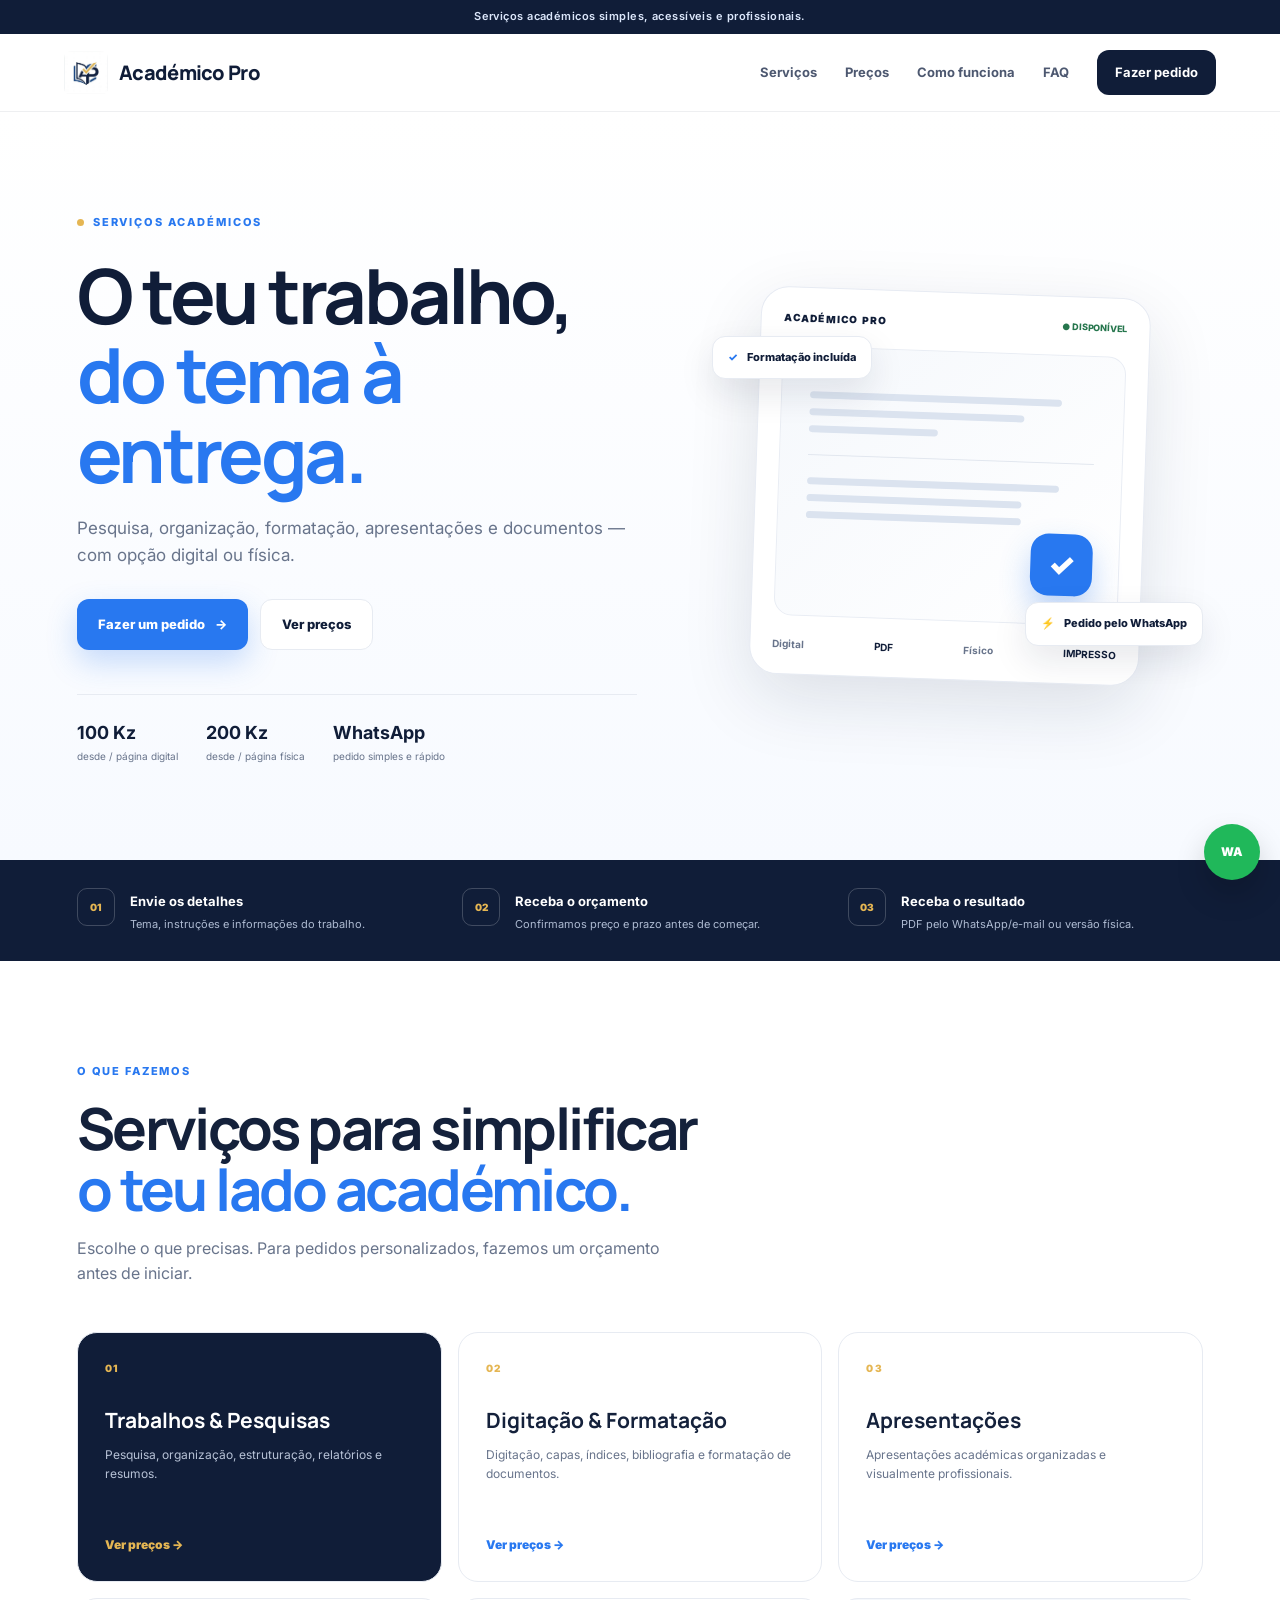
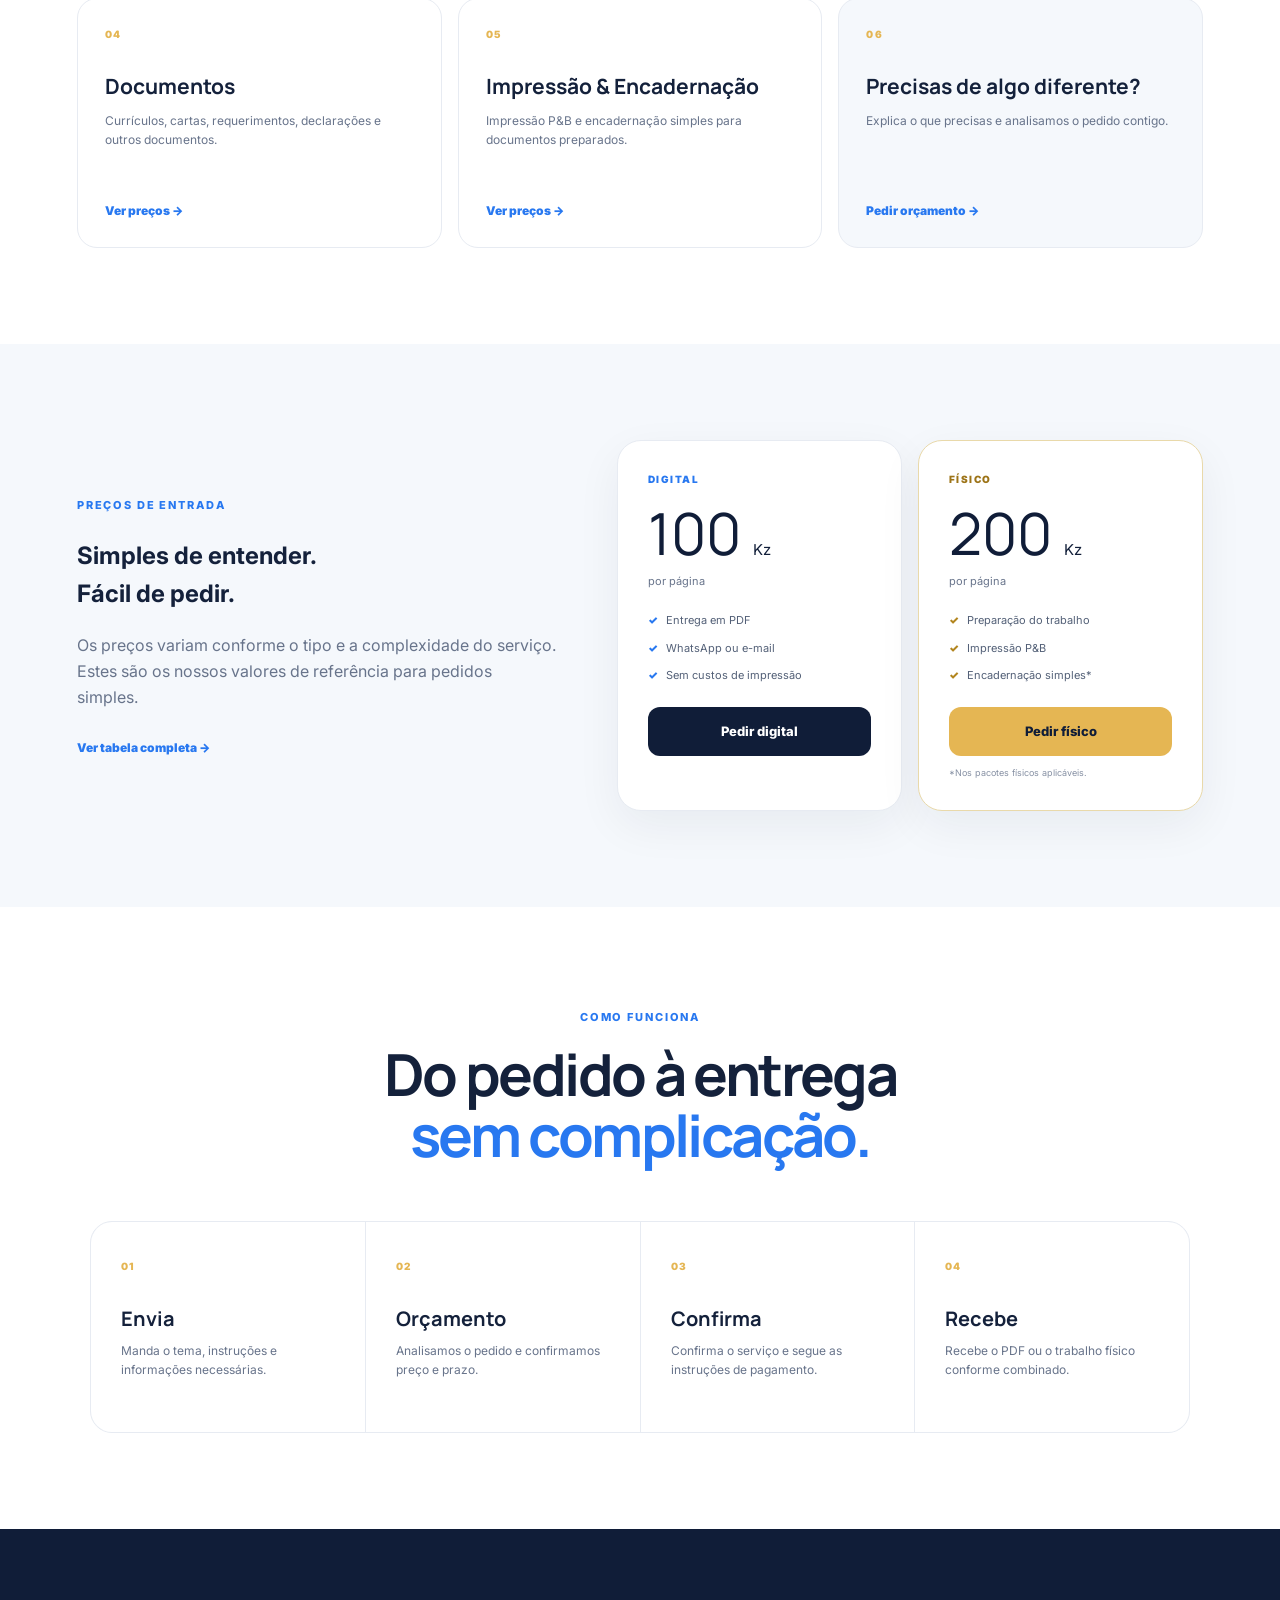
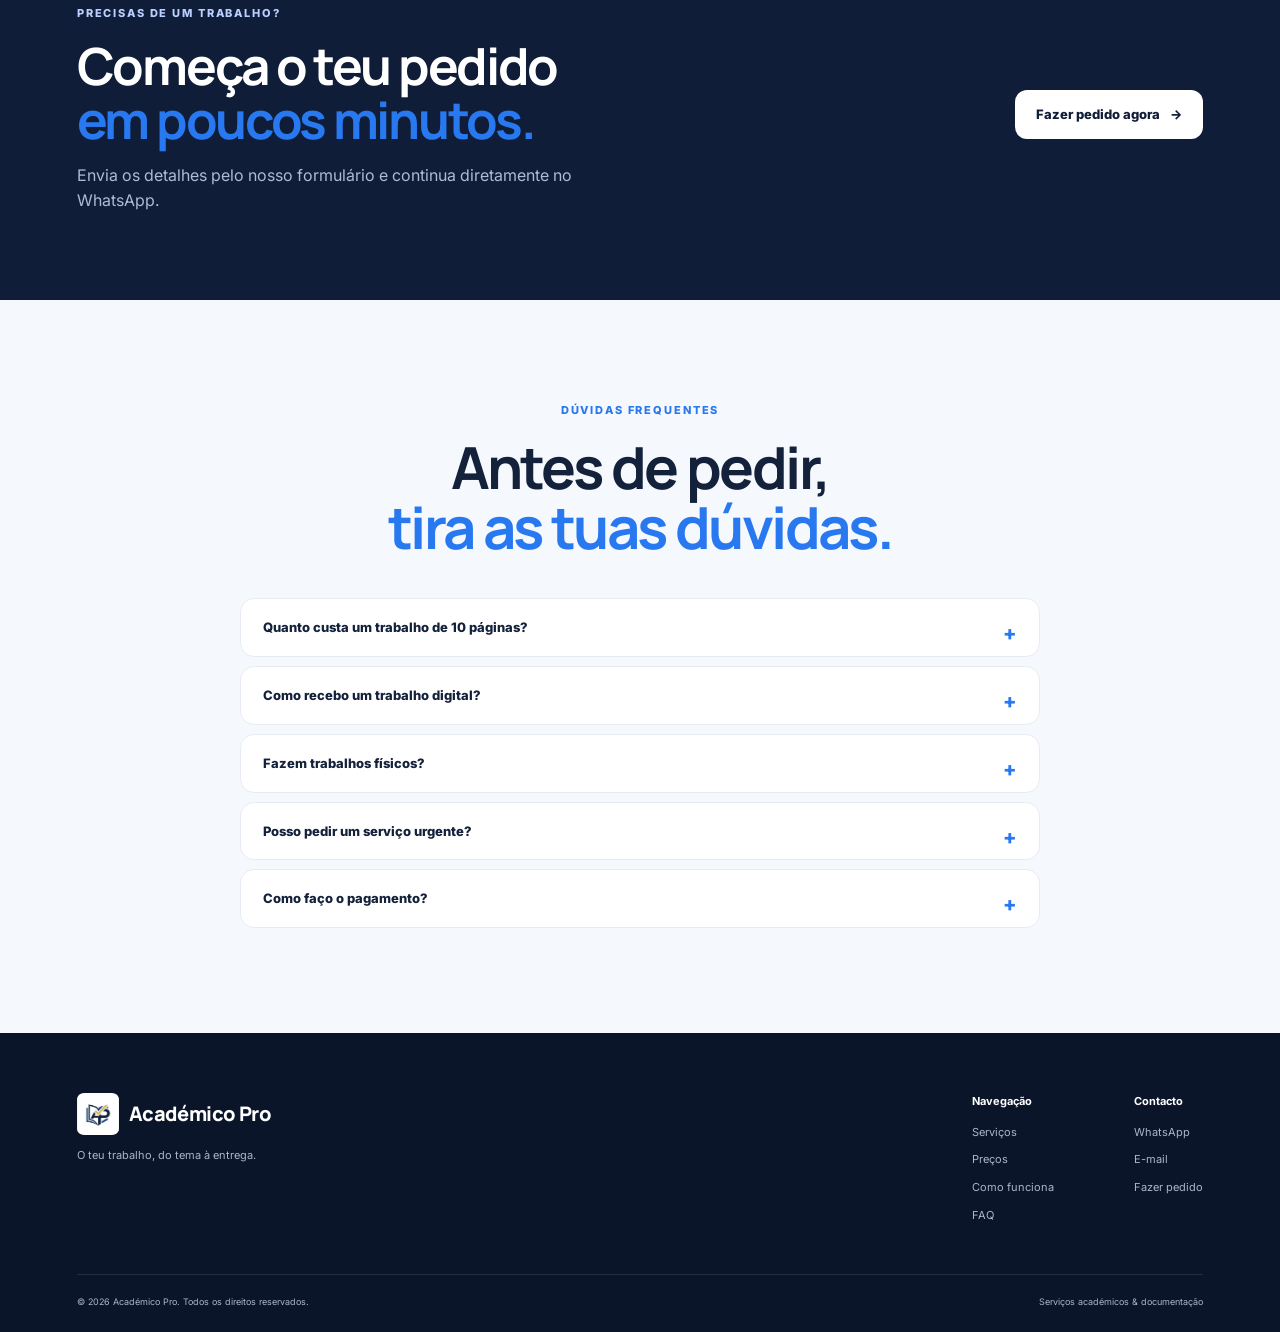
<file: index.html>
<!doctype html>
<html lang="pt-PT">
<head>
  <meta charset="utf-8">
  <meta name="viewport" content="width=device-width, initial-scale=1.0">
  <meta name="theme-color" content="#101D38">
  <meta name="description" content="Académico Pro — serviços académicos, digitação, formatação, apresentações e documentos. Digital ou físico.">
  <title>Académico Pro — O teu trabalho, do tema à entrega.</title>
  <link rel="icon" type="image/jpeg" href="assets/logo/logo-icon.jpg">
  <link rel="preconnect" href="https://fonts.googleapis.com">
  <link rel="preconnect" href="https://fonts.gstatic.com" crossorigin>
  <link href="https://fonts.googleapis.com/css2?family=Inter:wght@400;500;600;700;800&family=Manrope:wght@600;700;800&display=swap" rel="stylesheet">
  <link rel="stylesheet" href="css/style.css">
</head>
<body>
  <div class="topbar">Serviços académicos simples, acessíveis e profissionais.</div>

  <header class="site-header" id="top">
    <a class="brand" href="#top" aria-label="Académico Pro — início">
      <img src="assets/logo/logo-icon.jpg" alt="" class="brand-icon">
      <span class="brand-name">Académico Pro</span>
    </a>
    <button class="menu-toggle" aria-label="Abrir menu" aria-expanded="false" aria-controls="main-nav">
      <span></span><span></span><span></span>
    </button>
    <nav class="main-nav" id="main-nav">
      <a href="#servicos">Serviços</a>
      <a href="#precos">Preços</a>
      <a href="#como-funciona">Como funciona</a>
      <a href="#faq">FAQ</a>
      <a class="nav-cta" href="pedido.html">Fazer pedido</a>
    </nav>
  </header>

  <main>
    <section class="hero section-pad">
      <div class="hero-copy">
        <span class="eyebrow"><span class="dot"></span> SERVIÇOS ACADÉMICOS</span>
        <h1>O teu trabalho,<br><span>do tema à entrega.</span></h1>
        <p class="hero-text">Pesquisa, organização, formatação, apresentações e documentos — com opção digital ou física.</p>
        <div class="hero-actions">
          <a class="btn btn-primary" href="pedido.html">Fazer um pedido <span>→</span></a>
          <a class="btn btn-secondary" href="#precos">Ver preços</a>
        </div>
        <div class="trust-row">
          <div><strong>100 Kz</strong><span>desde / página digital</span></div>
          <div><strong>200 Kz</strong><span>desde / página física</span></div>
          <div><strong>WhatsApp</strong><span>pedido simples e rápido</span></div>
        </div>
      </div>
      <div class="hero-card-wrap" aria-hidden="true">
        <div class="hero-card">
          <div class="hero-card-top">
            <span class="mini-label">ACADÉMICO PRO</span>
            <span class="status">● DISPONÍVEL</span>
          </div>
          <div class="document-preview">
            <div class="doc-line wide"></div><div class="doc-line"></div><div class="doc-line short"></div>
            <div class="doc-divider"></div>
            <div class="doc-line wide"></div><div class="doc-line"></div><div class="doc-line"></div>
            <div class="check">✓</div>
          </div>
          <div class="hero-card-bottom"><span>Digital</span><b>PDF</b><span>Físico</span><b>IMPRESSO</b></div>
        </div>
        <div class="floating-note note-one"><span>✓</span> Formatação incluída</div>
        <div class="floating-note note-two"><span>⚡</span> Pedido pelo WhatsApp</div>
      </div>
    </section>

    <section class="quick-benefits">
      <div><div class="benefit-icon">01</div><div><b>Envie os detalhes</b><p>Tema, instruções e informações do trabalho.</p></div></div>
      <div><div class="benefit-icon">02</div><div><b>Receba o orçamento</b><p>Confirmamos preço e prazo antes de começar.</p></div></div>
      <div><div class="benefit-icon">03</div><div><b>Receba o resultado</b><p>PDF pelo WhatsApp/e-mail ou versão física.</p></div></div>
    </section>

    <section class="section-pad" id="servicos">
      <div class="section-heading"><span class="eyebrow">O QUE FAZEMOS</span><h2>Serviços para simplificar<br><span>o teu lado académico.</span></h2><p>Escolhe o que precisas. Para pedidos personalizados, fazemos um orçamento antes de iniciar.</p></div>
      <div class="services-grid">
        <article class="service-card featured"><span class="service-number">01</span><h3>Trabalhos & Pesquisas</h3><p>Pesquisa, organização, estruturação, relatórios e resumos.</p><a href="precos.html#trabalhos">Ver preços <span>→</span></a></article>
        <article class="service-card"><span class="service-number">02</span><h3>Digitação & Formatação</h3><p>Digitação, capas, índices, bibliografia e formatação de documentos.</p><a href="precos.html#formatacao">Ver preços <span>→</span></a></article>
        <article class="service-card"><span class="service-number">03</span><h3>Apresentações</h3><p>Apresentações académicas organizadas e visualmente profissionais.</p><a href="precos.html#apresentacoes">Ver preços <span>→</span></a></article>
        <article class="service-card"><span class="service-number">04</span><h3>Documentos</h3><p>Currículos, cartas, requerimentos, declarações e outros documentos.</p><a href="precos.html#documentos">Ver preços <span>→</span></a></article>
        <article class="service-card"><span class="service-number">05</span><h3>Impressão & Encadernação</h3><p>Impressão P&B e encadernação simples para documentos preparados.</p><a href="precos.html#impressao">Ver preços <span>→</span></a></article>
        <article class="service-card custom"><span class="service-number">06</span><h3>Precisas de algo diferente?</h3><p>Explica o que precisas e analisamos o pedido contigo.</p><a href="pedido.html">Pedir orçamento <span>→</span></a></article>
      </div>
    </section>

    <section class="price-highlight section-pad" id="precos">
      <div class="price-copy"><span class="eyebrow">PREÇOS DE ENTRADA</span><h2>Simples de entender.<br><span>Fácil de pedir.</span></h2><p>Os preços variam conforme o tipo e a complexidade do serviço. Estes são os nossos valores de referência para pedidos simples.</p><a class="text-link" href="precos.html">Ver tabela completa →</a></div>
      <div class="price-cards">
        <article class="price-card"><div class="price-tag">DIGITAL</div><div class="price">100 <small>Kz</small></div><p>por página</p><ul><li>Entrega em PDF</li><li>WhatsApp ou e-mail</li><li>Sem custos de impressão</li></ul><a class="btn btn-dark" href="pedido.html?formato=digital">Pedir digital</a></article>
        <article class="price-card gold"><div class="price-tag">FÍSICO</div><div class="price">200 <small>Kz</small></div><p>por página</p><ul><li>Preparação do trabalho</li><li>Impressão P&B</li><li>Encadernação simples*</li></ul><a class="btn btn-gold" href="pedido.html?formato=fisico">Pedir físico</a><small class="price-foot">*Nos pacotes físicos aplicáveis.</small></article>
      </div>
    </section>

    <section class="process section-pad" id="como-funciona">
      <div class="section-heading centered"><span class="eyebrow">COMO FUNCIONA</span><h2>Do pedido à entrega<br><span>sem complicação.</span></h2></div>
      <div class="steps">
        <div class="step"><span>01</span><h3>Envia</h3><p>Manda o tema, instruções e informações necessárias.</p></div>
        <div class="step"><span>02</span><h3>Orçamento</h3><p>Analisamos o pedido e confirmamos preço e prazo.</p></div>
        <div class="step"><span>03</span><h3>Confirma</h3><p>Confirma o serviço e segue as instruções de pagamento.</p></div>
        <div class="step"><span>04</span><h3>Recebe</h3><p>Recebe o PDF ou o trabalho físico conforme combinado.</p></div>
      </div>
    </section>

    <section class="cta-section section-pad">
      <div class="cta-inner"><div><span class="eyebrow light">PRECISAS DE UM TRABALHO?</span><h2>Começa o teu pedido<br><span>em poucos minutos.</span></h2><p>Envia os detalhes pelo nosso formulário e continua diretamente no WhatsApp.</p></div><a class="btn btn-light" href="pedido.html">Fazer pedido agora <span>→</span></a></div>
    </section>

    <section class="faq section-pad" id="faq">
      <div class="section-heading centered"><span class="eyebrow">DÚVIDAS FREQUENTES</span><h2>Antes de pedir,<br><span>tira as tuas dúvidas.</span></h2></div>
      <div class="faq-list">
        <details><summary>Quanto custa um trabalho de 10 páginas?</summary><p>Para um trabalho simples, o valor de referência é desde 1.000 Kz no formato digital e desde 2.000 Kz no formato físico. O orçamento final depende do pedido.</p></details>
        <details><summary>Como recebo um trabalho digital?</summary><p>O ficheiro final pode ser enviado em PDF pelo WhatsApp ou por e-mail.</p></details>
        <details><summary>Fazem trabalhos físicos?</summary><p>Sim. Para os pacotes físicos aplicáveis, a preparação pode incluir impressão P&B e encadernação simples.</p></details>
        <details><summary>Posso pedir um serviço urgente?</summary><p>Sim, dependendo da disponibilidade e da complexidade do pedido. O eventual valor adicional é informado antes do início.</p></details>
        <details><summary>Como faço o pagamento?</summary><p>O Académico Pro disponibiliza Unitel Money, PayPay AO e pagamento em dinheiro quando aplicável. As instruções são enviadas após a confirmação do pedido.</p></details>
      </div>
    </section>
  </main>

  <footer class="footer">
    <div class="footer-main">
      <div><div class="footer-brand"><img src="assets/logo/logo-icon.jpg" alt="" class="footer-icon"><span class="footer-brand-name">Académico Pro</span></div><p>O teu trabalho, do tema à entrega.</p></div>
      <div class="footer-links"><div><b>Navegação</b><a href="#servicos">Serviços</a><a href="precos.html">Preços</a><a href="#como-funciona">Como funciona</a><a href="#faq">FAQ</a></div><div><b>Contacto</b><a href="https://wa.me/244955993656" target="_blank" rel="noopener">WhatsApp</a><a href="mailto:dossantospedro.redsy@gmail.com">E-mail</a><a href="pedido.html">Fazer pedido</a></div></div>
    </div>
    <div class="footer-bottom"><span>© <span id="year"></span> Académico Pro. Todos os direitos reservados.</span><span>Serviços académicos & documentação</span></div>
  </footer>

  <a class="floating-whatsapp" href="https://wa.me/244955993656" target="_blank" rel="noopener" aria-label="Falar no WhatsApp">WA</a>
  <script src="js/main.js"></script>
</body>
</html>
</file>
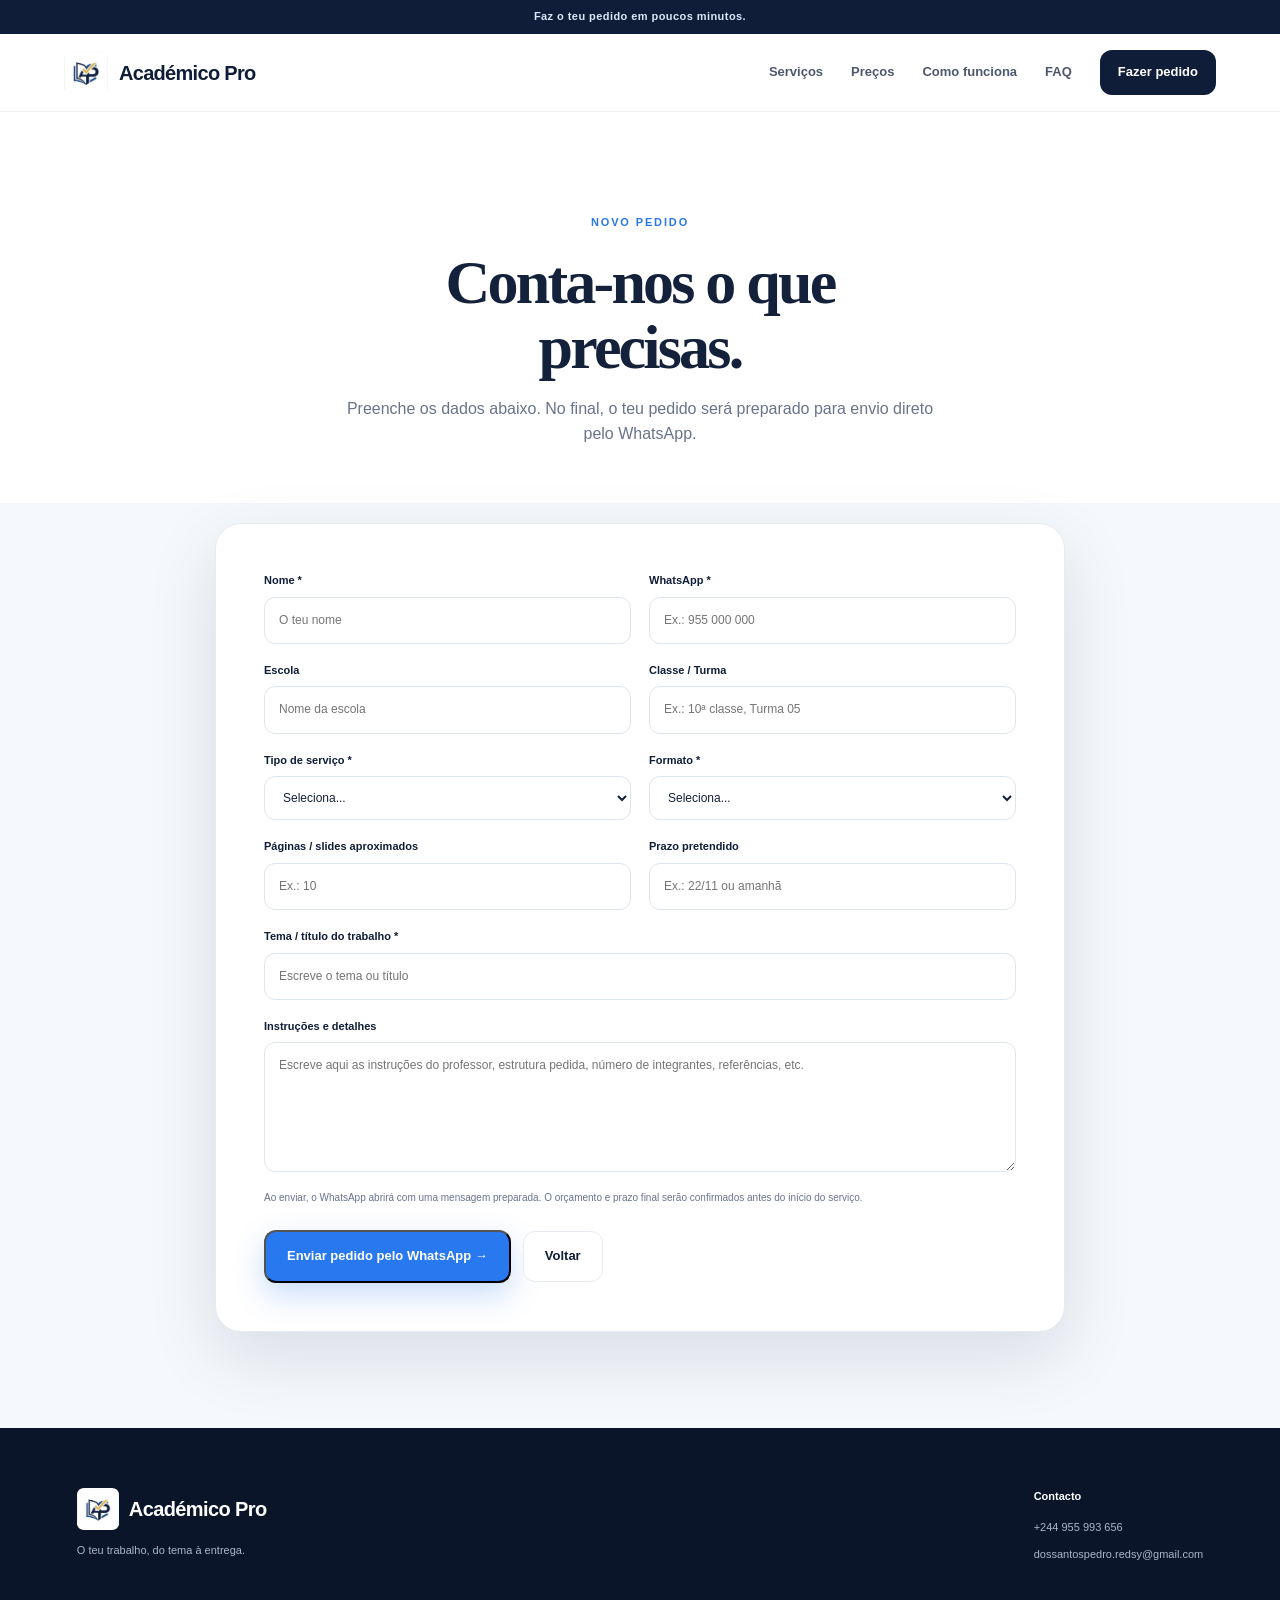
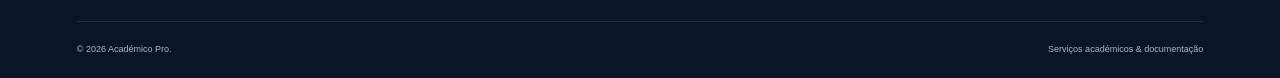
<file: pedido.html>
<!doctype html><html lang="pt-PT"><head><meta charset="utf-8"><meta name="viewport" content="width=device-width,initial-scale=1"><meta name="theme-color" content="#101D38"><meta name="description" content="Faça um pedido ao Académico Pro."><title>Fazer pedido — Académico Pro</title><link rel="icon" href="assets/logo/logo-icon.jpg"><link rel="stylesheet" href="css/style.css"><style>.form-shell{max-width:850px;margin:auto;background:#fff;border:1px solid var(--line);border-radius:26px;padding:clamp(22px,5vw,48px);box-shadow:var(--shadow)}.form-grid{display:grid;grid-template-columns:1fr 1fr;gap:18px}.field{display:flex;flex-direction:column;gap:7px}.field.full{grid-column:1/-1}.field label{font-size:11px;font-weight:800;color:var(--navy)}.field input,.field select,.field textarea{width:100%;border:1px solid #dfe5ef;border-radius:11px;padding:13px 14px;font:inherit;font-size:12px;outline:0;background:#fff;color:var(--ink)}.field textarea{min-height:130px;resize:vertical}.field input:focus,.field select:focus,.field textarea:focus{border-color:var(--blue);box-shadow:0 0 0 3px rgba(40,120,240,.08)}.form-note{font-size:10px;color:var(--muted);margin:18px 0}.form-actions{display:flex;gap:12px;align-items:center;margin-top:24px}.success{display:none;background:#eef9f2;border:1px solid #cbe9d4;border-radius:14px;padding:15px;font-size:12px;color:#1c6c3d;margin-top:16px}@media(max-width:700px){.form-grid{grid-template-columns:1fr}.field.full{grid-column:auto}.form-actions{flex-direction:column}.form-actions .btn{width:100%}}</style></head><body><div class="topbar">Faz o teu pedido em poucos minutos.</div><header class="site-header"><a class="brand" href="index.html" aria-label="Académico Pro — início"><img src="assets/logo/logo-icon.jpg" class="brand-icon" alt=""><span class="brand-name">Académico Pro</span></a><button class="menu-toggle" aria-label="Abrir menu" aria-expanded="false"><span></span><span></span><span></span></button><nav class="main-nav" id="main-nav"><a href="index.html#servicos">Serviços</a><a href="precos.html">Preços</a><a href="index.html#como-funciona">Como funciona</a><a href="index.html#faq">FAQ</a><a class="nav-cta" href="pedido.html">Fazer pedido</a></nav></header><main><section class="section-pad" style="padding-bottom:40px"><div class="section-heading centered"><span class="eyebrow">NOVO PEDIDO</span><h1 style="font-family:Manrope;font-size:clamp(38px,6vw,62px);line-height:1.05;letter-spacing:-.045em;margin:16px 0">Conta-nos o que<br><span>precisas.</span></h1><p>Preenche os dados abaixo. No final, o teu pedido será preparado para envio direto pelo WhatsApp.</p></div></section><section class="section-pad" style="padding-top:20px;background:#f5f8fc"><div class="form-shell"><form id="orderForm"><div class="form-grid"><div class="field"><label for="name">Nome *</label><input id="name" required placeholder="O teu nome"></div><div class="field"><label for="phone">WhatsApp *</label><input id="phone" required placeholder="Ex.: 955 000 000"></div><div class="field"><label for="school">Escola</label><input id="school" placeholder="Nome da escola"></div><div class="field"><label for="classroom">Classe / Turma</label><input id="classroom" placeholder="Ex.: 10ª classe, Turma 05"></div><div class="field"><label for="service">Tipo de serviço *</label><select id="service" required><option value="">Seleciona...</option><option>Trabalho escolar</option><option>Pesquisa</option><option>Relatório</option><option>Resumo</option><option>Digitação</option><option>Formatação</option><option>Apresentação</option><option>Currículo</option><option>Outro documento</option><option>Outro</option></select></div><div class="field"><label for="format">Formato *</label><select id="format" required><option value="">Seleciona...</option><option>Digital — PDF</option><option>Físico — impresso e encadernado</option><option>Ainda não sei</option></select></div><div class="field"><label for="pages">Páginas / slides aproximados</label><input id="pages" type="number" min="1" placeholder="Ex.: 10"></div><div class="field"><label for="deadline">Prazo pretendido</label><input id="deadline" type="text" placeholder="Ex.: 22/11 ou amanhã"></div><div class="field full"><label for="topic">Tema / título do trabalho *</label><input id="topic" required placeholder="Escreve o tema ou título"></div><div class="field full"><label for="instructions">Instruções e detalhes</label><textarea id="instructions" placeholder="Escreve aqui as instruções do professor, estrutura pedida, número de integrantes, referências, etc."></textarea></div></div><p class="form-note">Ao enviar, o WhatsApp abrirá com uma mensagem preparada. O orçamento e prazo final serão confirmados antes do início do serviço.</p><div class="form-actions"><button class="btn btn-primary" type="submit">Enviar pedido pelo WhatsApp →</button><a class="btn btn-secondary" href="index.html">Voltar</a></div><div class="success" id="success">Pedido preparado. O WhatsApp será aberto numa nova janela.</div></form></div></section></main><footer class="footer"><div class="footer-main"><div><div class="footer-brand"><img src="assets/logo/logo-icon.jpg" class="footer-icon" alt=""><span class="footer-brand-name">Académico Pro</span></div><p>O teu trabalho, do tema à entrega.</p></div><div class="footer-links"><div><b>Contacto</b><a href="https://wa.me/244955993656" target="_blank">+244 955 993 656</a><a href="mailto:dossantospedro.redsy@gmail.com">dossantospedro.redsy@gmail.com</a></div></div></div><div class="footer-bottom"><span>© <span id="year"></span> Académico Pro.</span><span>Serviços académicos & documentação</span></div></footer><script src="js/main.js"></script><script src="js/pedido.js"></script></body></html>
</file>
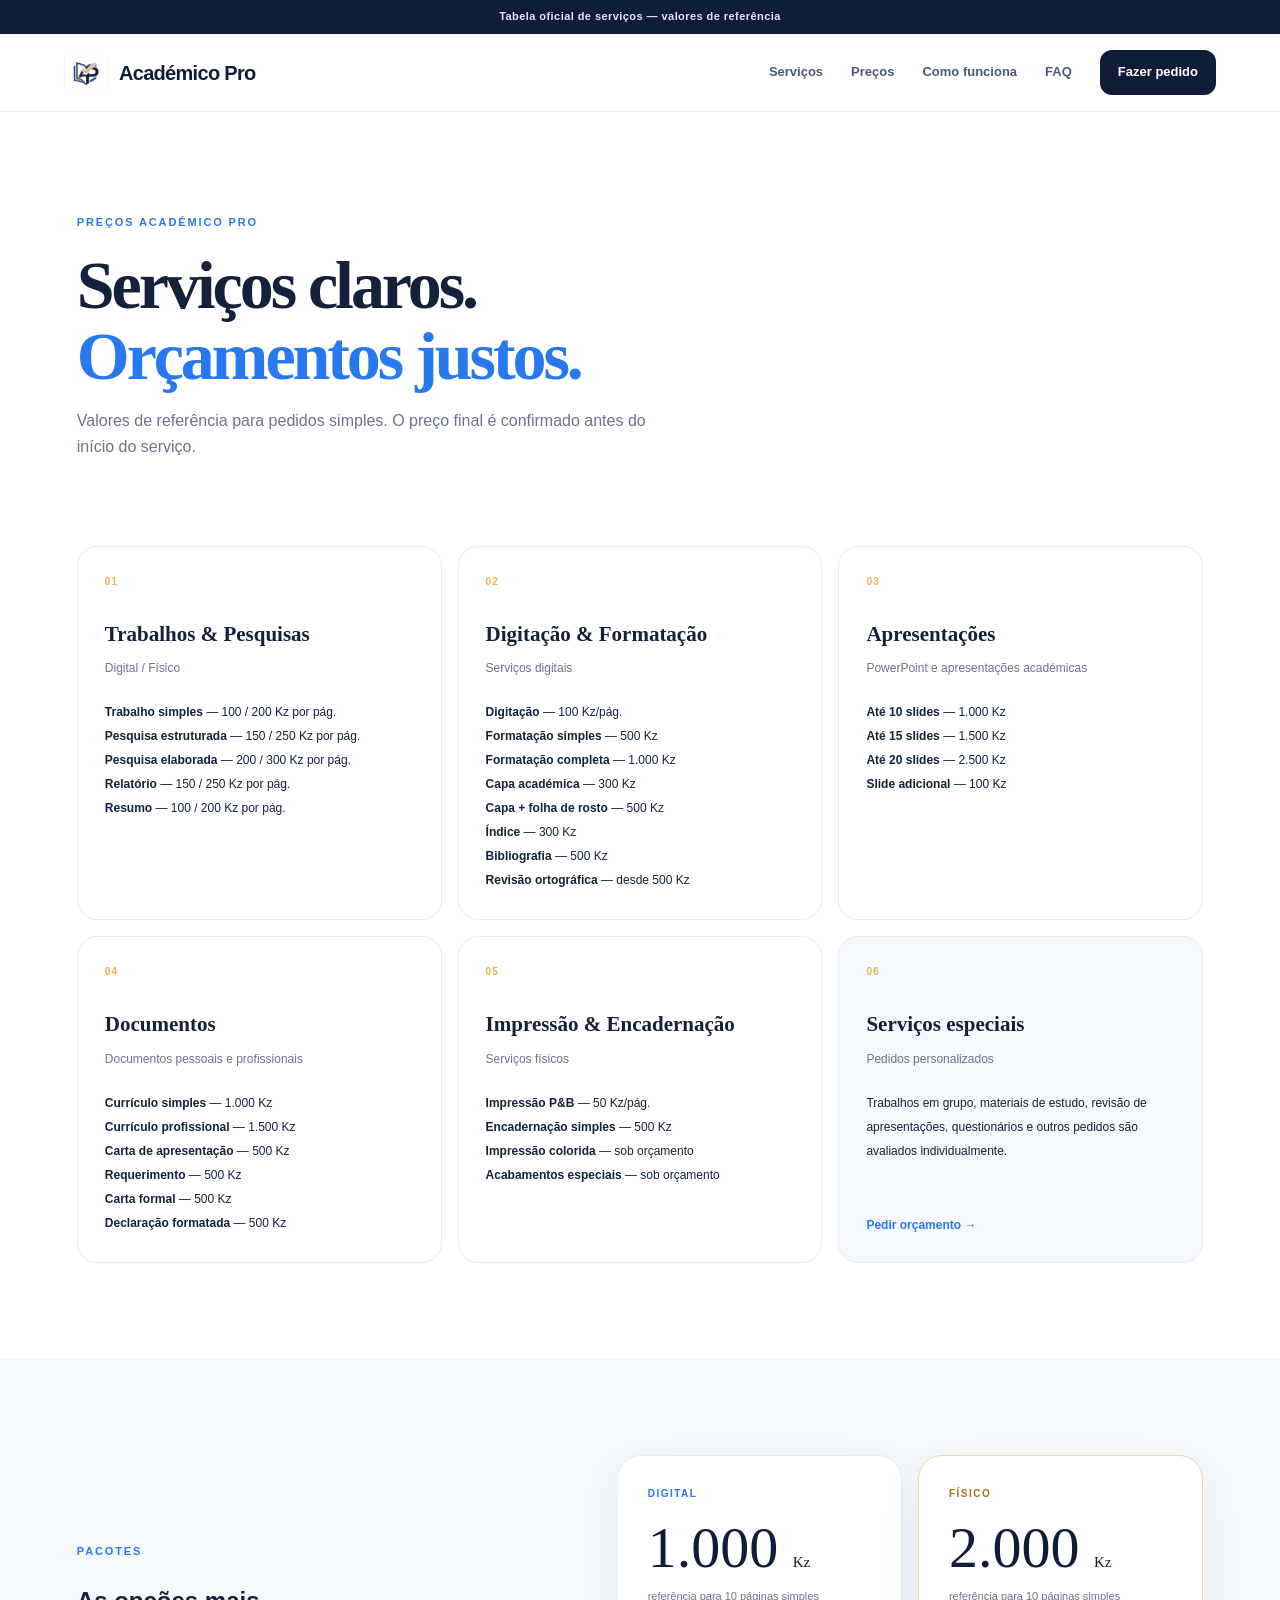
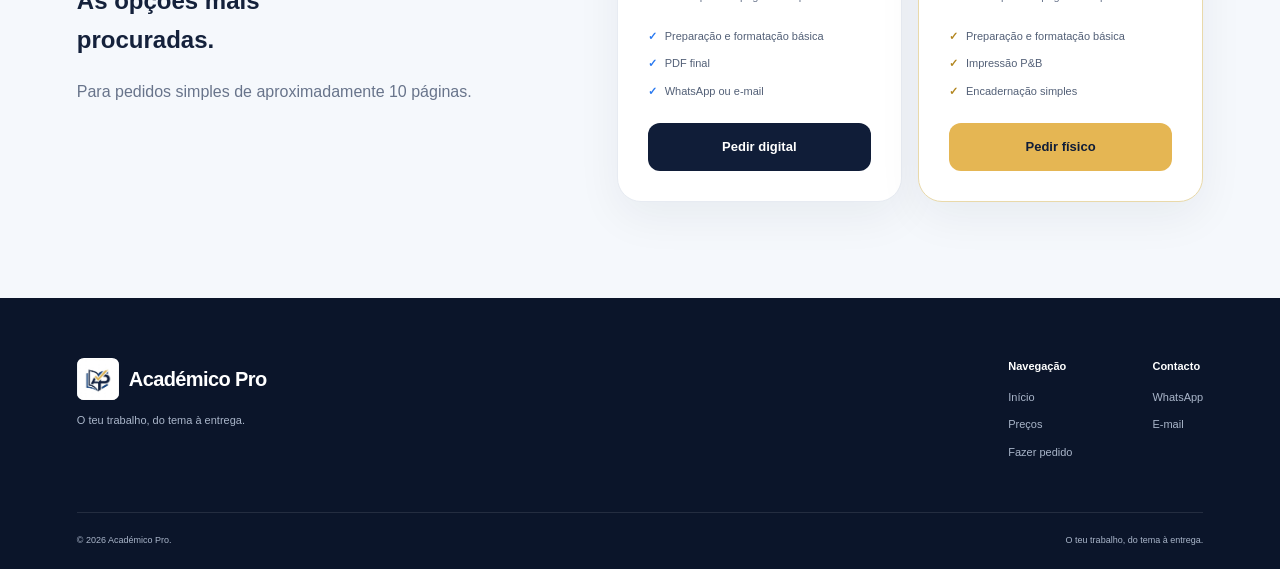
<file: precos.html>
<!doctype html><html lang="pt-PT"><head><meta charset="utf-8"><meta name="viewport" content="width=device-width,initial-scale=1"><meta name="theme-color" content="#101D38"><title>Preços — Académico Pro</title><link rel="icon" href="assets/logo/logo-icon.jpg"><link rel="stylesheet" href="css/style.css"></head><body><div class="topbar">Tabela oficial de serviços — valores de referência</div><header class="site-header"><a class="brand" href="index.html" aria-label="Académico Pro — início"><img src="assets/logo/logo-icon.jpg" class="brand-icon" alt=""><span class="brand-name">Académico Pro</span></a><button class="menu-toggle" aria-label="Abrir menu" aria-expanded="false"><span></span><span></span><span></span></button><nav class="main-nav" id="main-nav"><a href="index.html#servicos">Serviços</a><a href="precos.html">Preços</a><a href="index.html#como-funciona">Como funciona</a><a href="index.html#faq">FAQ</a><a class="nav-cta" href="pedido.html">Fazer pedido</a></nav></header><main><section class="section-pad" style="padding-bottom:35px"><span class="eyebrow">PREÇOS ACADÉMICO PRO</span><div class="section-heading"><h1 style="font-family:Manrope;font-size:clamp(40px,6vw,68px);line-height:1.05;letter-spacing:-.045em;margin:16px 0">Serviços claros.<br><span style="color:var(--blue)">Orçamentos justos.</span></h1><p>Valores de referência para pedidos simples. O preço final é confirmado antes do início do serviço.</p></div></section><section class="section-pad" style="padding-top:35px"><div class="services-grid" style="margin-top:0"><article class="service-card" id="trabalhos"><span class="service-number">01</span><h3>Trabalhos & Pesquisas</h3><p>Digital / Físico</p><div style="margin-top:22px;font-size:12px;line-height:2"><b>Trabalho simples</b> — 100 / 200 Kz por pág.<br><b>Pesquisa estruturada</b> — 150 / 250 Kz por pág.<br><b>Pesquisa elaborada</b> — 200 / 300 Kz por pág.<br><b>Relatório</b> — 150 / 250 Kz por pág.<br><b>Resumo</b> — 100 / 200 Kz por pág.</div></article><article class="service-card" id="formatacao"><span class="service-number">02</span><h3>Digitação & Formatação</h3><p>Serviços digitais</p><div style="margin-top:22px;font-size:12px;line-height:2"><b>Digitação</b> — 100 Kz/pág.<br><b>Formatação simples</b> — 500 Kz<br><b>Formatação completa</b> — 1.000 Kz<br><b>Capa académica</b> — 300 Kz<br><b>Capa + folha de rosto</b> — 500 Kz<br><b>Índice</b> — 300 Kz<br><b>Bibliografia</b> — 500 Kz<br><b>Revisão ortográfica</b> — desde 500 Kz</div></article><article class="service-card" id="apresentacoes"><span class="service-number">03</span><h3>Apresentações</h3><p>PowerPoint e apresentações académicas</p><div style="margin-top:22px;font-size:12px;line-height:2"><b>Até 10 slides</b> — 1.000 Kz<br><b>Até 15 slides</b> — 1.500 Kz<br><b>Até 20 slides</b> — 2.500 Kz<br><b>Slide adicional</b> — 100 Kz</div></article><article class="service-card" id="documentos"><span class="service-number">04</span><h3>Documentos</h3><p>Documentos pessoais e profissionais</p><div style="margin-top:22px;font-size:12px;line-height:2"><b>Currículo simples</b> — 1.000 Kz<br><b>Currículo profissional</b> — 1.500 Kz<br><b>Carta de apresentação</b> — 500 Kz<br><b>Requerimento</b> — 500 Kz<br><b>Carta formal</b> — 500 Kz<br><b>Declaração formatada</b> — 500 Kz</div></article><article class="service-card" id="impressao"><span class="service-number">05</span><h3>Impressão & Encadernação</h3><p>Serviços físicos</p><div style="margin-top:22px;font-size:12px;line-height:2"><b>Impressão P&B</b> — 50 Kz/pág.<br><b>Encadernação simples</b> — 500 Kz<br><b>Impressão colorida</b> — sob orçamento<br><b>Acabamentos especiais</b> — sob orçamento</div></article><article class="service-card custom"><span class="service-number">06</span><h3>Serviços especiais</h3><p>Pedidos personalizados</p><div style="margin-top:22px;font-size:12px;line-height:2">Trabalhos em grupo, materiais de estudo, revisão de apresentações, questionários e outros pedidos são avaliados individualmente.</div><a href="pedido.html">Pedir orçamento →</a></article></div></section><section class="price-highlight section-pad"><div class="price-copy"><span class="eyebrow">PACOTES</span><h2>As opções mais<br><span>procuradas.</span></h2><p>Para pedidos simples de aproximadamente 10 páginas.</p></div><div class="price-cards"><article class="price-card"><div class="price-tag">DIGITAL</div><div class="price">1.000 <small>Kz</small></div><p>referência para 10 páginas simples</p><ul><li>Preparação e formatação básica</li><li>PDF final</li><li>WhatsApp ou e-mail</li></ul><a class="btn btn-dark" href="pedido.html?formato=digital">Pedir digital</a></article><article class="price-card gold"><div class="price-tag">FÍSICO</div><div class="price">2.000 <small>Kz</small></div><p>referência para 10 páginas simples</p><ul><li>Preparação e formatação básica</li><li>Impressão P&B</li><li>Encadernação simples</li></ul><a class="btn btn-gold" href="pedido.html?formato=fisico">Pedir físico</a></article></div></section></main><footer class="footer"><div class="footer-main"><div><div class="footer-brand"><img src="assets/logo/logo-icon.jpg" class="footer-icon" alt=""><span class="footer-brand-name">Académico Pro</span></div><p>O teu trabalho, do tema à entrega.</p></div><div class="footer-links"><div><b>Navegação</b><a href="index.html">Início</a><a href="precos.html">Preços</a><a href="pedido.html">Fazer pedido</a></div><div><b>Contacto</b><a href="https://wa.me/244955993656" target="_blank">WhatsApp</a><a href="mailto:dossantospedro.redsy@gmail.com">E-mail</a></div></div></div><div class="footer-bottom"><span>© <span id="year"></span> Académico Pro.</span><span>O teu trabalho, do tema à entrega.</span></div></footer><script src="js/main.js"></script></body></html>
</file>
<file: css/style.css>
:root{--navy:#101d38;--blue:#2878f0;--gold:#e5b653;--white:#fff;--ink:#14213b;--muted:#68748b;--line:#e7ebf2;--soft:#f5f8fc;--shadow:0 24px 70px rgba(16,29,56,.12);--radius:24px}*{box-sizing:border-box}html{scroll-behavior:smooth}body{margin:0;font-family:Inter,Arial,sans-serif;color:var(--ink);background:#fff;line-height:1.6}a{text-decoration:none;color:inherit}button{font:inherit}.topbar{height:34px;background:var(--navy);color:#dce7fb;display:flex;align-items:center;justify-content:center;font-size:11px;font-weight:600;letter-spacing:.04em}.site-header{position:sticky;top:0;z-index:20;height:78px;background:rgba(255,255,255,.94);backdrop-filter:blur(18px);border-bottom:1px solid rgba(16,29,56,.07);display:flex;align-items:center;justify-content:space-between;padding:0 clamp(20px,5vw,72px)}.brand{display:flex;align-items:center;gap:11px;min-width:0}.brand-icon{width:44px;height:44px;object-fit:contain;border-radius:7px;display:block}.brand-name{font-family:Manrope,Inter,sans-serif;font-size:20px;font-weight:800;letter-spacing:-.035em;color:var(--navy);white-space:nowrap}.main-nav{display:flex;align-items:center;gap:28px;font-size:13px;font-weight:700;color:#4d5870}.main-nav a:not(.nav-cta):hover{color:var(--blue)}.nav-cta{padding:12px 18px;border-radius:12px;background:var(--navy);color:#fff!important}.menu-toggle{display:none;border:0;background:none;width:44px;height:44px}.menu-toggle span{display:block;width:23px;height:2px;background:var(--navy);margin:5px auto;border-radius:2px}.section-pad{padding:96px clamp(20px,6vw,92px)}.hero{min-height:680px;background:linear-gradient(180deg,#fff 0%,#f7faff 100%);display:grid;grid-template-columns:1.05fr .95fr;gap:60px;align-items:center;overflow:hidden}.eyebrow{font-size:11px;font-weight:800;letter-spacing:.17em;color:var(--blue);display:inline-flex;align-items:center;gap:9px}.eyebrow.light{color:#b9cfff}.dot{width:7px;height:7px;border-radius:50%;background:var(--gold);display:inline-block}.hero h1,.section-heading h2,.cta-inner h2{font-family:Manrope,Inter,sans-serif;letter-spacing:-.045em;line-height:1.05}.hero h1{font-size:clamp(42px,6vw,76px);margin:22px 0 20px;color:var(--navy)}.hero h1 span,.section-heading h2 span,.cta-inner h2 span{color:var(--blue)}.hero-text{max-width:600px;color:var(--muted);font-size:17px}.hero-actions{display:flex;gap:12px;margin-top:30px}.btn{display:inline-flex;align-items:center;justify-content:center;gap:10px;border-radius:12px;padding:14px 21px;font-size:13px;font-weight:800;transition:.2s transform,.2s box-shadow}.btn:hover{transform:translateY(-2px)}.btn-primary{background:var(--blue);color:#fff;box-shadow:0 12px 30px rgba(40,120,240,.25)}.btn-secondary{border:1px solid var(--line);background:#fff;color:var(--navy)}.btn-dark{background:var(--navy);color:#fff;width:100%}.btn-gold{background:var(--gold);color:var(--navy);width:100%}.btn-light{background:#fff;color:var(--navy);white-space:nowrap}.trust-row{display:flex;gap:28px;margin-top:44px;padding-top:24px;border-top:1px solid var(--line)}.trust-row div{display:flex;flex-direction:column}.trust-row strong{font-size:18px;color:var(--navy)}.trust-row span{font-size:10px;color:var(--muted)}.hero-card-wrap{position:relative;min-height:470px;display:flex;align-items:center;justify-content:center}.hero-card{width:min(390px,90%);padding:22px;background:#fff;border:1px solid #e7ebf3;border-radius:28px;box-shadow:var(--shadow);transform:rotate(2deg)}.hero-card-top,.hero-card-bottom{display:flex;justify-content:space-between;align-items:center;gap:10px}.mini-label{font-size:10px;font-weight:900;letter-spacing:.12em;color:var(--navy)}.status{font-size:9px;font-weight:800;color:#26764d}.document-preview{margin:20px 0;padding:34px 28px;height:270px;border-radius:18px;background:linear-gradient(135deg,#f5f8fc,#fff);border:1px solid #e9edf4;position:relative}.doc-line{height:7px;background:#dbe3ef;border-radius:9px;width:75%;margin:10px 0}.doc-line.wide{width:88%}.doc-line.short{width:45%}.doc-divider{height:1px;background:#e2e7ef;margin:22px 0}.check{position:absolute;right:26px;bottom:28px;width:62px;height:62px;border-radius:18px;background:var(--blue);color:#fff;display:grid;place-items:center;font-size:30px;font-weight:900;box-shadow:0 15px 30px rgba(40,120,240,.3)}.hero-card-bottom{font-size:10px;color:var(--muted);font-weight:700}.hero-card-bottom b{color:var(--navy)}.floating-note{position:absolute;background:#fff;border:1px solid var(--line);padding:12px 15px;border-radius:13px;box-shadow:0 14px 35px rgba(16,29,56,.1);font-size:11px;font-weight:800;color:var(--navy)}.floating-note span{color:var(--blue);margin-right:7px}.note-one{left:3%;top:18%}.note-two{right:0;bottom:16%}.quick-benefits{background:var(--navy);color:#fff;display:grid;grid-template-columns:repeat(3,1fr);padding:28px clamp(20px,6vw,92px);gap:30px}.quick-benefits>div{display:flex;gap:15px;align-items:flex-start}.benefit-icon{width:38px;height:38px;border:1px solid rgba(255,255,255,.2);border-radius:10px;display:grid;place-items:center;color:var(--gold);font-size:10px;font-weight:900;flex:none}.quick-benefits b{font-size:13px}.quick-benefits p{margin:2px 0 0;color:#aebbd2;font-size:11px}.section-heading{max-width:680px}.section-heading h2{font-size:clamp(34px,4.6vw,58px);margin:15px 0}.section-heading p{color:var(--muted);max-width:600px}.services-grid{margin-top:45px;display:grid;grid-template-columns:repeat(3,1fr);gap:16px}.service-card{min-height:250px;padding:27px;border:1px solid var(--line);border-radius:20px;background:#fff;transition:.25s;display:flex;flex-direction:column}.service-card:hover{transform:translateY(-5px);box-shadow:0 18px 45px rgba(16,29,56,.08);border-color:#d8e2f2}.service-card.featured{background:var(--navy);color:#fff}.service-card.custom{background:#f5f8fc}.service-number{font-size:10px;font-weight:900;color:var(--gold);letter-spacing:.12em}.service-card h3{font-family:Manrope;font-size:21px;margin:28px 0 8px}.service-card p{font-size:12px;color:var(--muted);margin:0}.featured p{color:#b7c2d6}.service-card a{margin-top:auto;padding-top:24px;font-size:12px;font-weight:900;color:var(--blue)}.featured a{color:var(--gold)}.price-highlight{background:#f5f8fc;display:grid;grid-template-columns:.9fr 1.1fr;gap:60px;align-items:center}.price-copy p{color:var(--muted);max-width:510px}.text-link{display:inline-block;margin-top:12px;color:var(--blue);font-size:12px;font-weight:900}.price-cards{display:grid;grid-template-columns:1fr 1fr;gap:16px}.price-card{background:#fff;border:1px solid var(--line);border-radius:24px;padding:30px;box-shadow:0 15px 45px rgba(16,29,56,.06)}.price-card.gold{border-color:#e9d9aa}.price-tag{font-size:10px;font-weight:900;letter-spacing:.15em;color:var(--blue)}.gold .price-tag{color:#9d7418}.price{font-family:Manrope;font-size:58px;line-height:1;margin:17px 0 2px;color:var(--navy)}.price small{font-family:Inter;font-size:15px}.price-card>p{font-size:11px;color:var(--muted)}.price-card ul{padding:0;margin:22px 0;list-style:none;font-size:11px;color:#536077}.price-card li{margin:10px 0}.price-card li:before{content:'✓';color:var(--blue);font-weight:900;margin-right:8px}.gold li:before{color:#b2851e}.price-foot{display:block;color:#8791a4;font-size:9px;margin-top:10px}.centered{text-align:center;margin-left:auto;margin-right:auto}.centered p{margin-left:auto;margin-right:auto}.process{background:#fff}.steps{max-width:1100px;margin:55px auto 0;display:grid;grid-template-columns:repeat(4,1fr);gap:1px;background:var(--line);border:1px solid var(--line);border-radius:22px;overflow:hidden}.step{background:#fff;padding:30px;min-height:210px}.step>span{font-size:10px;font-weight:900;color:var(--gold);letter-spacing:.1em}.step h3{font-family:Manrope;font-size:20px;margin:26px 0 6px}.step p{font-size:12px;color:var(--muted);margin:0}.cta-section{background:var(--navy);padding-top:70px;padding-bottom:70px}.cta-inner{display:flex;align-items:center;justify-content:space-between;gap:30px;max-width:1200px;margin:auto}.cta-inner h2{color:#fff;font-size:clamp(34px,4vw,52px);margin:15px 0}.cta-inner p{color:#aebbd2;max-width:550px}.faq{background:#f5f8fc}.faq-list{max-width:800px;margin:40px auto 0}.faq-list details{background:#fff;border:1px solid var(--line);border-radius:14px;margin:9px 0;padding:0 20px}.faq-list summary{cursor:pointer;padding:18px 2px;font-size:13px;font-weight:800;list-style:none}.faq-list summary::-webkit-details-marker{display:none}.faq-list summary:after{content:'+';float:right;color:var(--blue);font-size:20px}.faq-list details[open] summary:after{content:'−'}.faq-list p{font-size:12px;color:var(--muted);padding:0 2px 18px;margin:0}.footer{background:#0b152a;color:#aab6ca;padding:60px clamp(20px,6vw,92px) 22px}.footer-main{display:flex;justify-content:space-between;gap:50px}.footer-brand{display:flex;align-items:center;gap:10px}.footer-icon{width:42px;height:42px;object-fit:contain;border-radius:7px;background:#fff}.footer-brand-name{font-family:Manrope,Inter,sans-serif;font-size:20px;font-weight:800;color:#fff;letter-spacing:-.03em}.footer p{font-size:11px;margin-top:12px}.footer-links{display:flex;gap:80px}.footer-links div{display:flex;flex-direction:column;gap:10px}.footer-links b{font-size:11px;color:#fff;margin-bottom:3px}.footer-links a{font-size:11px}.footer-links a:hover{color:#fff}.footer-bottom{margin-top:50px;padding-top:20px;border-top:1px solid rgba(255,255,255,.1);display:flex;justify-content:space-between;font-size:9px}.floating-whatsapp{position:fixed;right:20px;bottom:20px;z-index:30;width:56px;height:56px;border-radius:50%;background:#20b85a;color:#fff;display:grid;place-items:center;font-size:12px;font-weight:900;box-shadow:0 15px 30px rgba(0,0,0,.18)}
@media(max-width:900px){.main-nav{gap:15px}.hero{grid-template-columns:1fr;min-height:auto;padding-top:60px}.hero-card-wrap{min-height:390px}.services-grid{grid-template-columns:1fr 1fr}.price-highlight{grid-template-columns:1fr}.quick-benefits{grid-template-columns:1fr}.steps{grid-template-columns:1fr 1fr}.cta-inner{flex-direction:column;align-items:flex-start}.footer-main{flex-direction:column}.footer-links{gap:45px}}
@media(max-width:700px){.topbar{font-size:9px;padding:0 12px}.site-header{height:70px;padding:0 18px}.brand-icon{width:42px;height:42px}.brand-name{font-size:18px}.menu-toggle{display:block;z-index:22;cursor:pointer}.main-nav{position:fixed;left:12px;right:12px;top:82px;background:#fff;border:1px solid var(--line);border-radius:18px;padding:10px;display:none;flex-direction:column;align-items:stretch;gap:3px;box-shadow:0 18px 50px rgba(16,29,56,.16);max-height:calc(100vh - 100px);overflow:auto}.main-nav.open{display:flex}.main-nav a{padding:13px 14px}.nav-cta{text-align:center;margin-top:4px}.section-pad{padding:68px 20px}.hero h1{font-size:45px}.hero-text{font-size:15px}.hero-actions{flex-direction:column}.btn{width:100%}.trust-row{gap:15px;flex-wrap:wrap}.trust-row div{min-width:105px}.hero-card{width:92%}.floating-note{font-size:9px}.note-one{left:-1%;top:12%}.note-two{right:-1%;bottom:11%}.services-grid{grid-template-columns:1fr}.price-cards{grid-template-columns:1fr}.steps{grid-template-columns:1fr}.step{min-height:160px}.footer-links{flex-direction:column;gap:28px}.footer-bottom{flex-direction:column;gap:8px}.floating-whatsapp{width:52px;height:52px;right:15px;bottom:15px}}

body.menu-open{overflow:hidden}
@media(min-width:701px){.main-nav{display:flex!important}}
</file>
